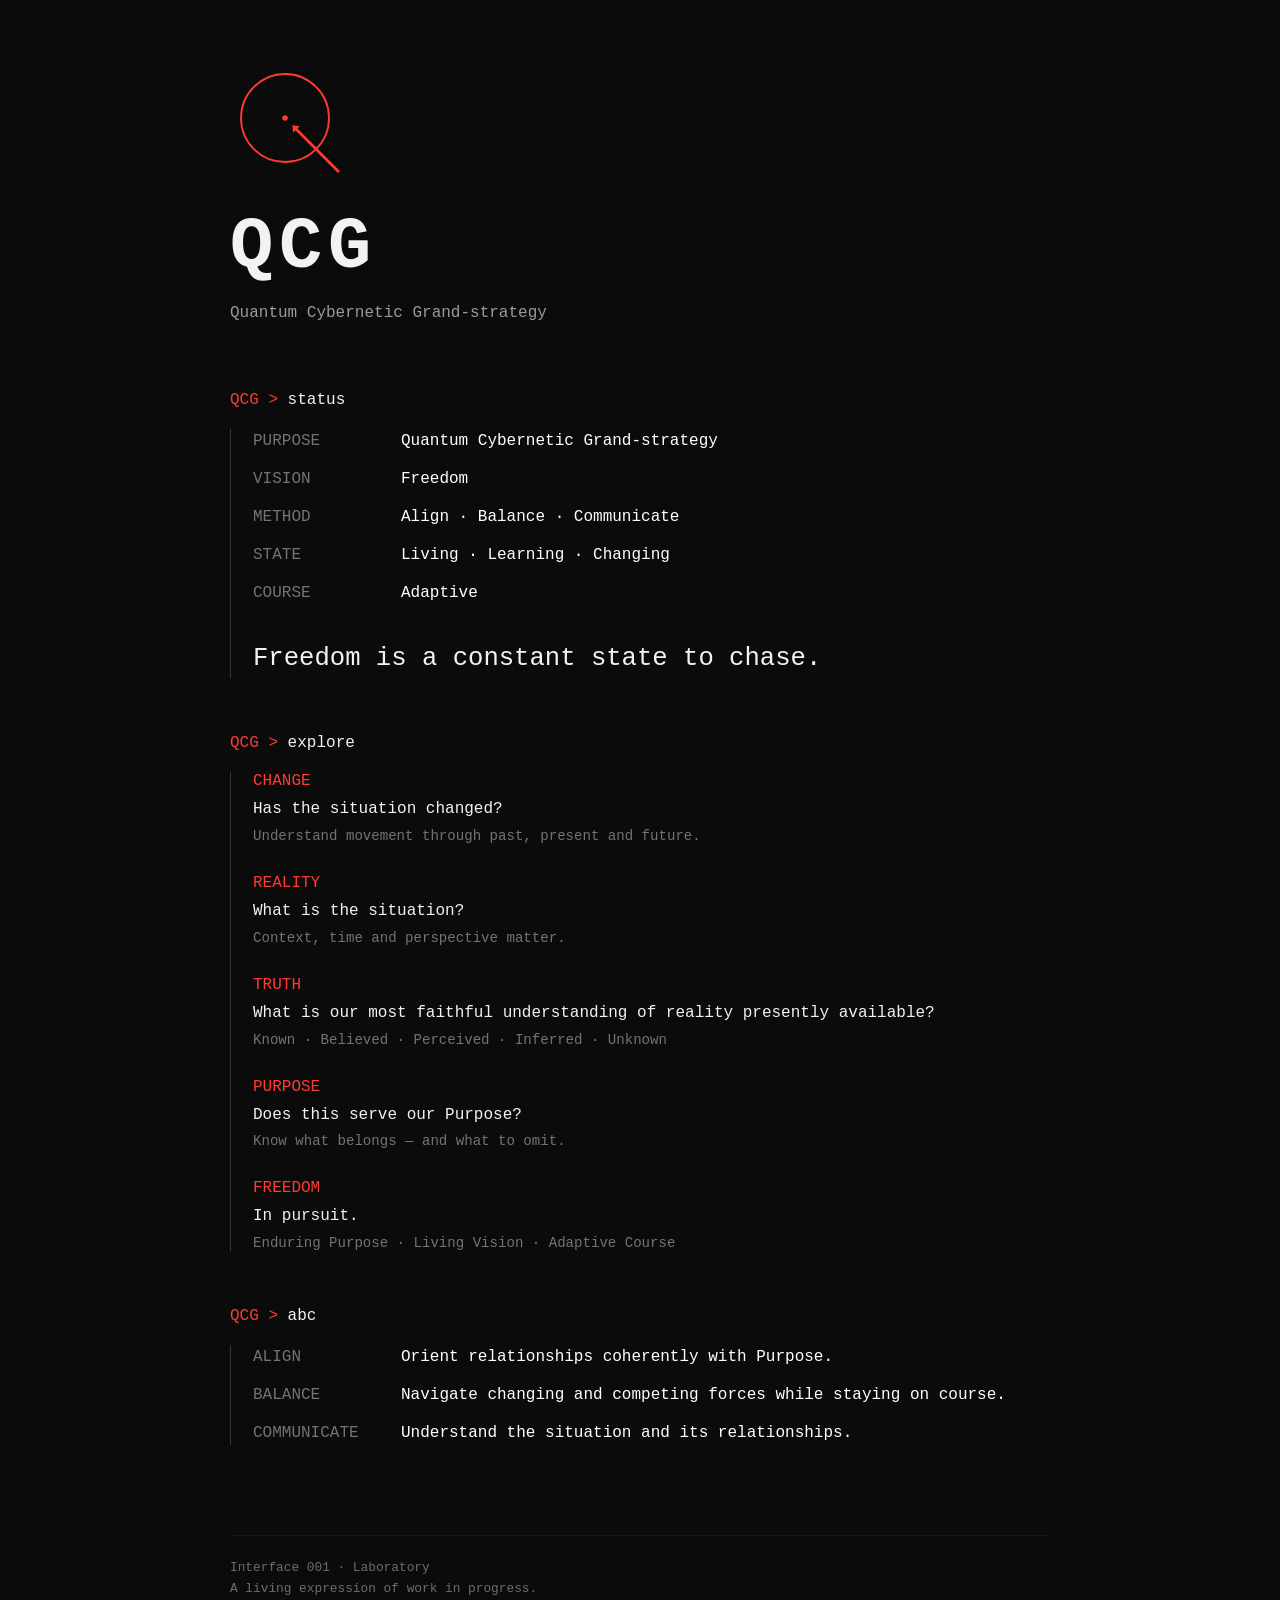
<file: index.html>
<!DOCTYPE html>
<html lang="en">
<head>
  <meta charset="UTF-8">
  <meta name="viewport" content="width=device-width, initial-scale=1.0">

  <title>QCG — Interface 001</title>

  <style>
    * {
      box-sizing: border-box;
    }

    html,
    body {
      margin: 0;
      min-height: 100%;
      background: #0b0b0b;
      color: #f2f2f2;
      font-family: Menlo, Monaco, Consolas, "Courier New", monospace;
    }

    body {
      display: flex;
      justify-content: center;
      padding: 7vh 24px;
    }

    main {
      width: min(820px, 100%);
    }

    header {
      margin-bottom: 64px;
    }

    .logo {
  width: 110px;
  height: 110px;
  margin-bottom: 34px;
}

.logo svg {
  width: 100%;
  height: 100%;
  overflow: visible;
}

.logo-circle {
  fill: none;
  stroke: #ff3b30;
  stroke-width: 2;
  transform-origin: 60px 60px;
  animation: boundary-breathe 6s ease-in-out infinite;
}

@keyframes boundary-breathe {
  0%, 100% {
    transform: scale(0.96);
    opacity: 0.65;
  }

  50% {
    transform: scale(1.06);
    opacity: 1;
  }
}

.logo-course {
  fill: none;
  stroke: #ff3b30;
  stroke-width: 3;
  stroke-linecap: round;
  opacity: 1;
  transform-origin: 60px 60px;
  animation: q-course 4s ease-in-out infinite;
}

@keyframes q-course {
  0% {
    transform: translate(0, 0);
  }

  50% {
    transform: translate(-12px, -12px);
  }

  100% {
    transform: translate(0, 0);
  }
}

.logo-centre {
  fill: #ff3b30;
  transform-origin: 60px 60px;
  animation: centre-breathe 4s ease-in-out infinite;
}

@keyframes centre-breathe {
  0%, 100% {
    transform: scale(1);
    opacity: 0.65;
  }

  50% {
    transform: scale(1.8);
    opacity: 1;
  }
}
.logo-arrow {
  fill: #ff3b30;
  transform-origin: 60px 60px;
  animation: q-course 4s ease-in-out infinite;
}

    .qcg {
      font-size: clamp(2rem, 7vw, 4.5rem);
      letter-spacing: 0.08em;
      margin: 0;
    }

    .name {
      margin-top: 12px;
      opacity: 0.62;
      line-height: 1.6;
    }

    .command {
      margin: 42px 0 20px;
      font-size: 1rem;
    }

    .prompt {
      color: #ff3b30;
    }

    section {
      border-left: 1px solid rgba(255,255,255,0.18);
      padding-left: 22px;
      margin-bottom: 56px;
    }

    .row {
      display: grid;
      grid-template-columns: 130px 1fr;
      gap: 18px;
      margin: 14px 0;
      line-height: 1.5;
    }

    .label {
      opacity: 0.45;
    }

    .value {
      color: #fff;
    }

    .statement {
      margin: 34px 0 0;
      font-size: clamp(1.15rem, 2.5vw, 1.6rem);
      line-height: 1.55;
    }

    .lexicon {
      display: grid;
      gap: 30px;
    }

    .term {
      cursor: default;
    }

    .term-name {
      color: #ff3b30;
      margin-bottom: 7px;
    }

    .term-question {
      line-height: 1.55;
    }

    .human {
      opacity: 0.45;
      margin-top: 6px;
      font-size: 0.88rem;
    }

    footer {
      margin-top: 90px;
      padding-top: 22px;
      border-top: 1px solid rgba(255,255,255,0.12);
      opacity: 0.42;
      font-size: 0.8rem;
      line-height: 1.6;
    }

    @media (max-width: 600px) {
      .row {
        grid-template-columns: 1fr;
        gap: 2px;
      }
    }
  </style>
</head>

<body>
  <main>

 <header>

  <div class="logo" aria-label="QCG">
    <svg viewBox="0 0 120 120">

      <circle
        class="logo-circle"
        cx="60"
        cy="60"
        r="48"
      />

 <line
  class="logo-course"
  x1="118"
  y1="118"
  x2="72"
        <line
        class="logo-course"
        x1="118"
        y1="118"
        x2="72"
        y2="72"
        style="stroke: #ff3b30; stroke-width: 3; animation: q-course 4s ease-in-out infinite;"
      />

      <polygon
        class="logo-arrow"
        points="68,68 76,69 69,76"
      />

      <circle
        class="logo-centre"
        cx="60"
        cy="60"
        r="3"
      />
    </svg>
  </div>

  <h1 class="qcg">QCG</h1>

  <div class="name">
    Quantum Cybernetic Grand-strategy
  </div>

</header>

    <div class="command">
      <span class="prompt">QCG &gt;</span> status
    </div>

    <section>
      <div class="row">
        <div class="label">PURPOSE</div>
        <div class="value">Quantum Cybernetic Grand-strategy</div>
      </div>

      <div class="row">
        <div class="label">VISION</div>
        <div class="value">Freedom</div>
      </div>

      <div class="row">
        <div class="label">METHOD</div>
        <div class="value">Align · Balance · Communicate</div>
      </div>

      <div class="row">
        <div class="label">STATE</div>
        <div class="value">Living · Learning · Changing</div>
      </div>

      <div class="row">
        <div class="label">COURSE</div>
        <div class="value">Adaptive</div>
      </div>

      <div class="statement">
        Freedom is a constant state to chase.
      </div>
    </section>

    <div class="command">
      <span class="prompt">QCG &gt;</span> explore
    </div>

    <section class="lexicon">

      <div class="term">
        <div class="term-name">CHANGE</div>
        <div class="term-question">Has the situation changed?</div>
        <div class="human">Understand movement through past, present and future.</div>
      </div>

      <div class="term">
        <div class="term-name">REALITY</div>
        <div class="term-question">What is the situation?</div>
        <div class="human">Context, time and perspective matter.</div>
      </div>

      <div class="term">
        <div class="term-name">TRUTH</div>
        <div class="term-question">
          What is our most faithful understanding of reality presently available?
        </div>
        <div class="human">Known · Believed · Perceived · Inferred · Unknown</div>
      </div>

      <div class="term">
        <div class="term-name">PURPOSE</div>
        <div class="term-question">Does this serve our Purpose?</div>
        <div class="human">Know what belongs — and what to omit.</div>
      </div>

      <div class="term">
        <div class="term-name">FREEDOM</div>
        <div class="term-question">In pursuit.</div>
        <div class="human">Enduring Purpose · Living Vision · Adaptive Course</div>
      </div>

    </section>

    <div class="command">
      <span class="prompt">QCG &gt;</span> abc
    </div>

    <section>
      <div class="row">
        <div class="label">ALIGN</div>
        <div class="value">Orient relationships coherently with Purpose.</div>
      </div>

      <div class="row">
        <div class="label">BALANCE</div>
        <div class="value">Navigate changing and competing forces while staying on course.</div>
      </div>

          <div class="row">
        <div class="label">COMMUNICATE</div>
        <div class="value">Understand the situation and its relationships.</div>
      </div>
    </section>

    <footer>
      Interface 001 · Laboratory<br>
      A living expression of work in progress.
    </footer>

  </main>
</body>
</html>
</file>
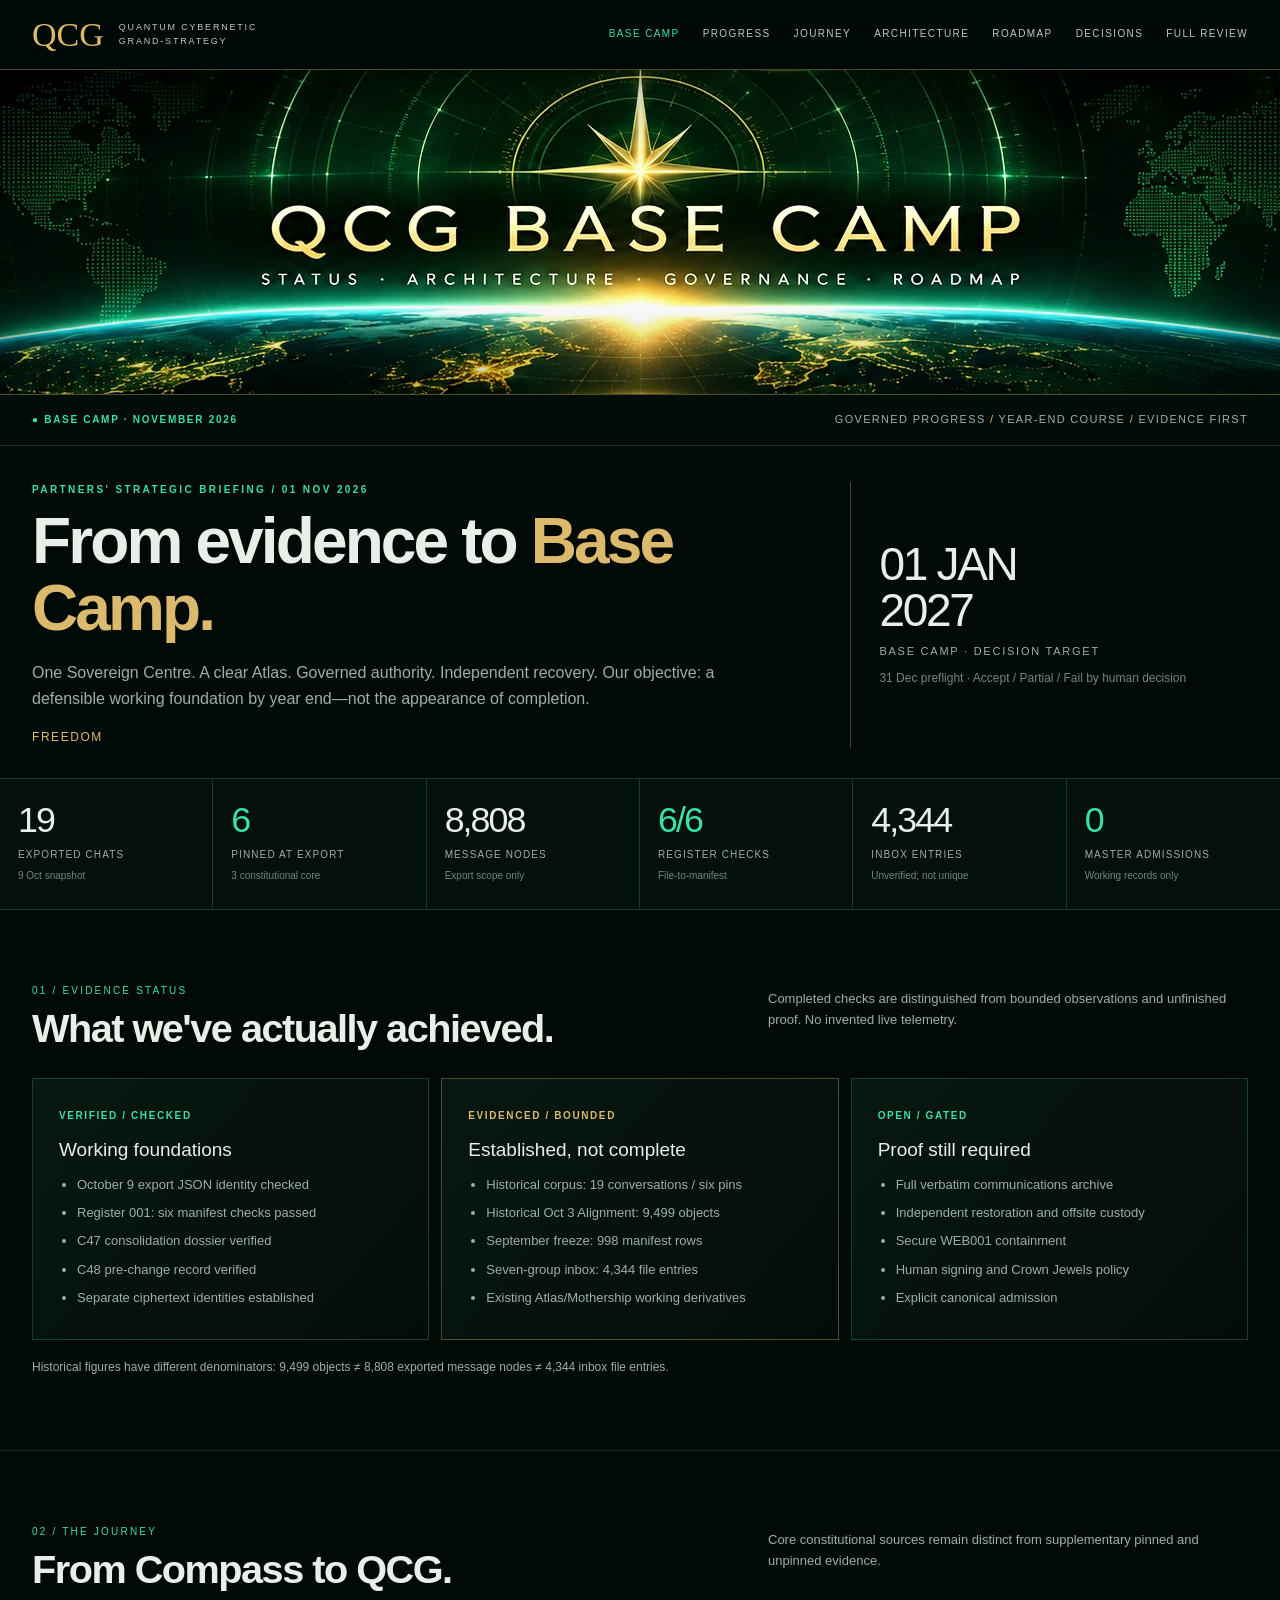
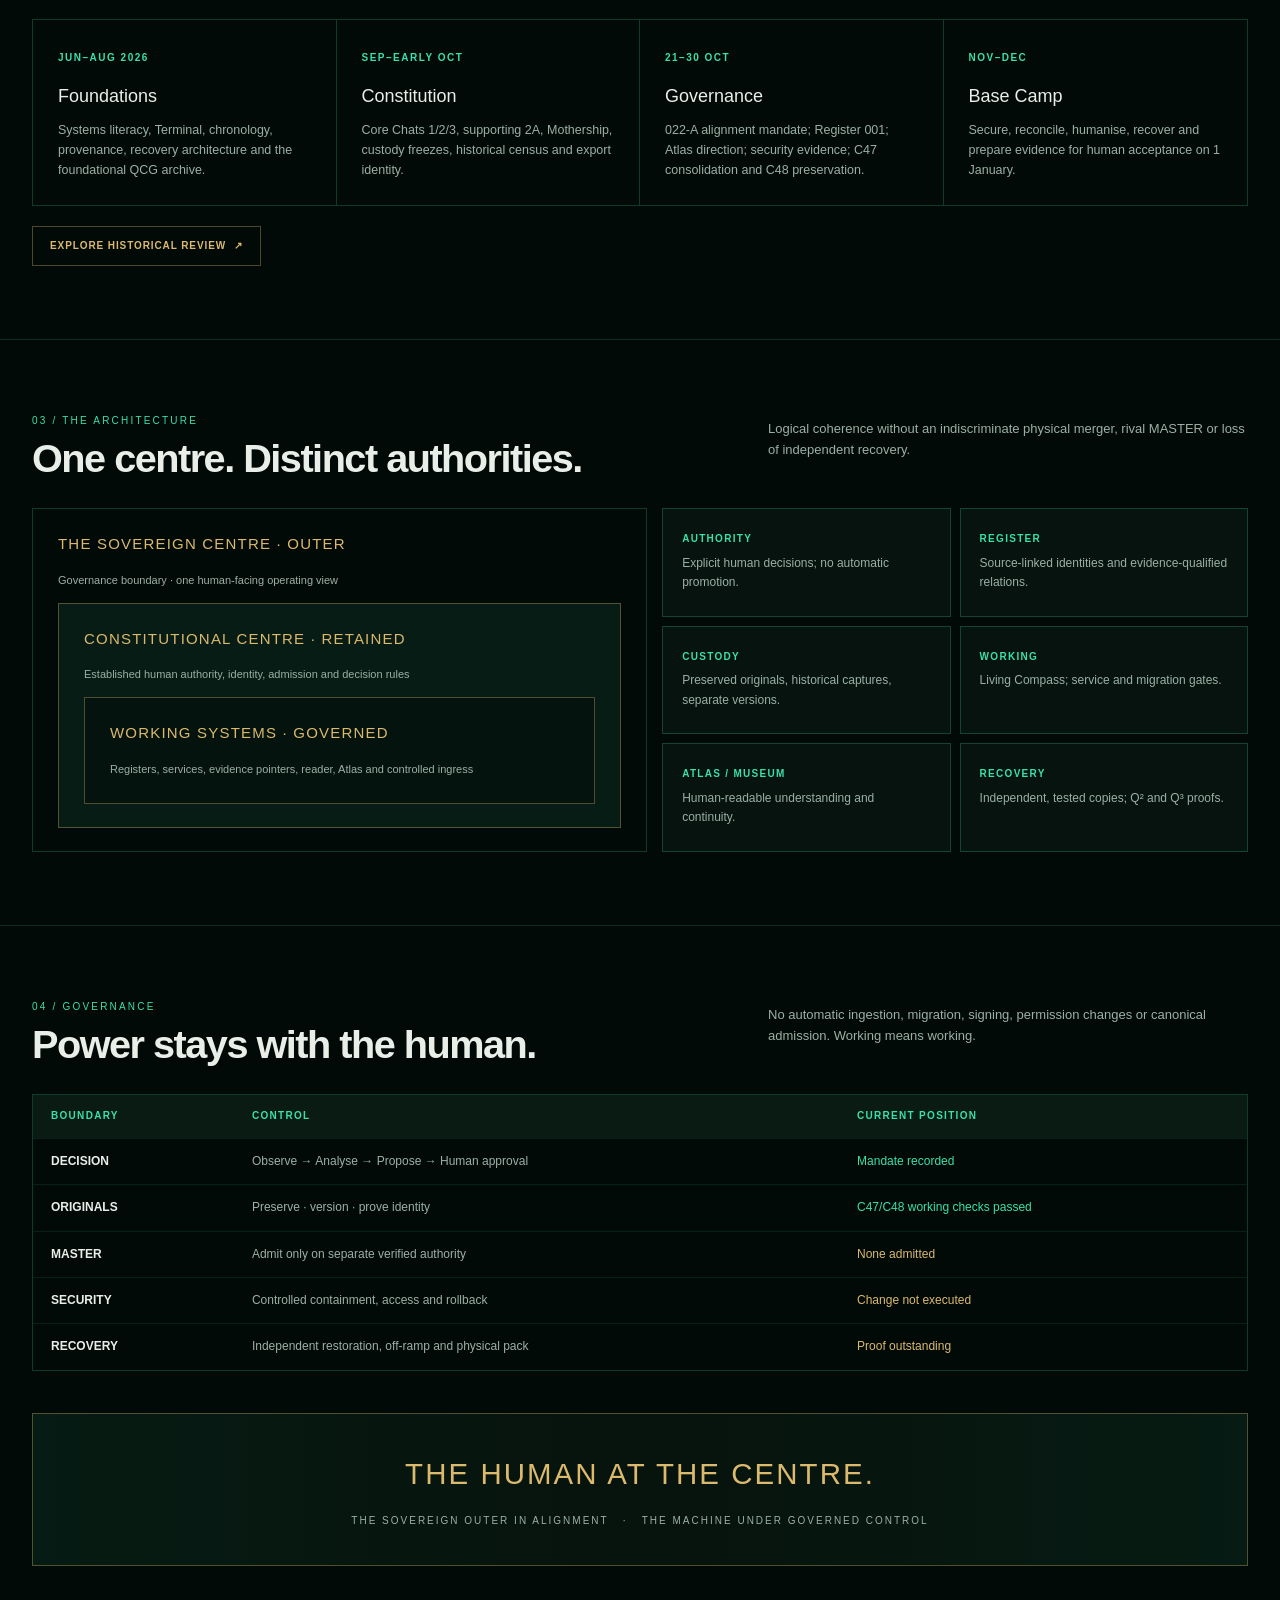
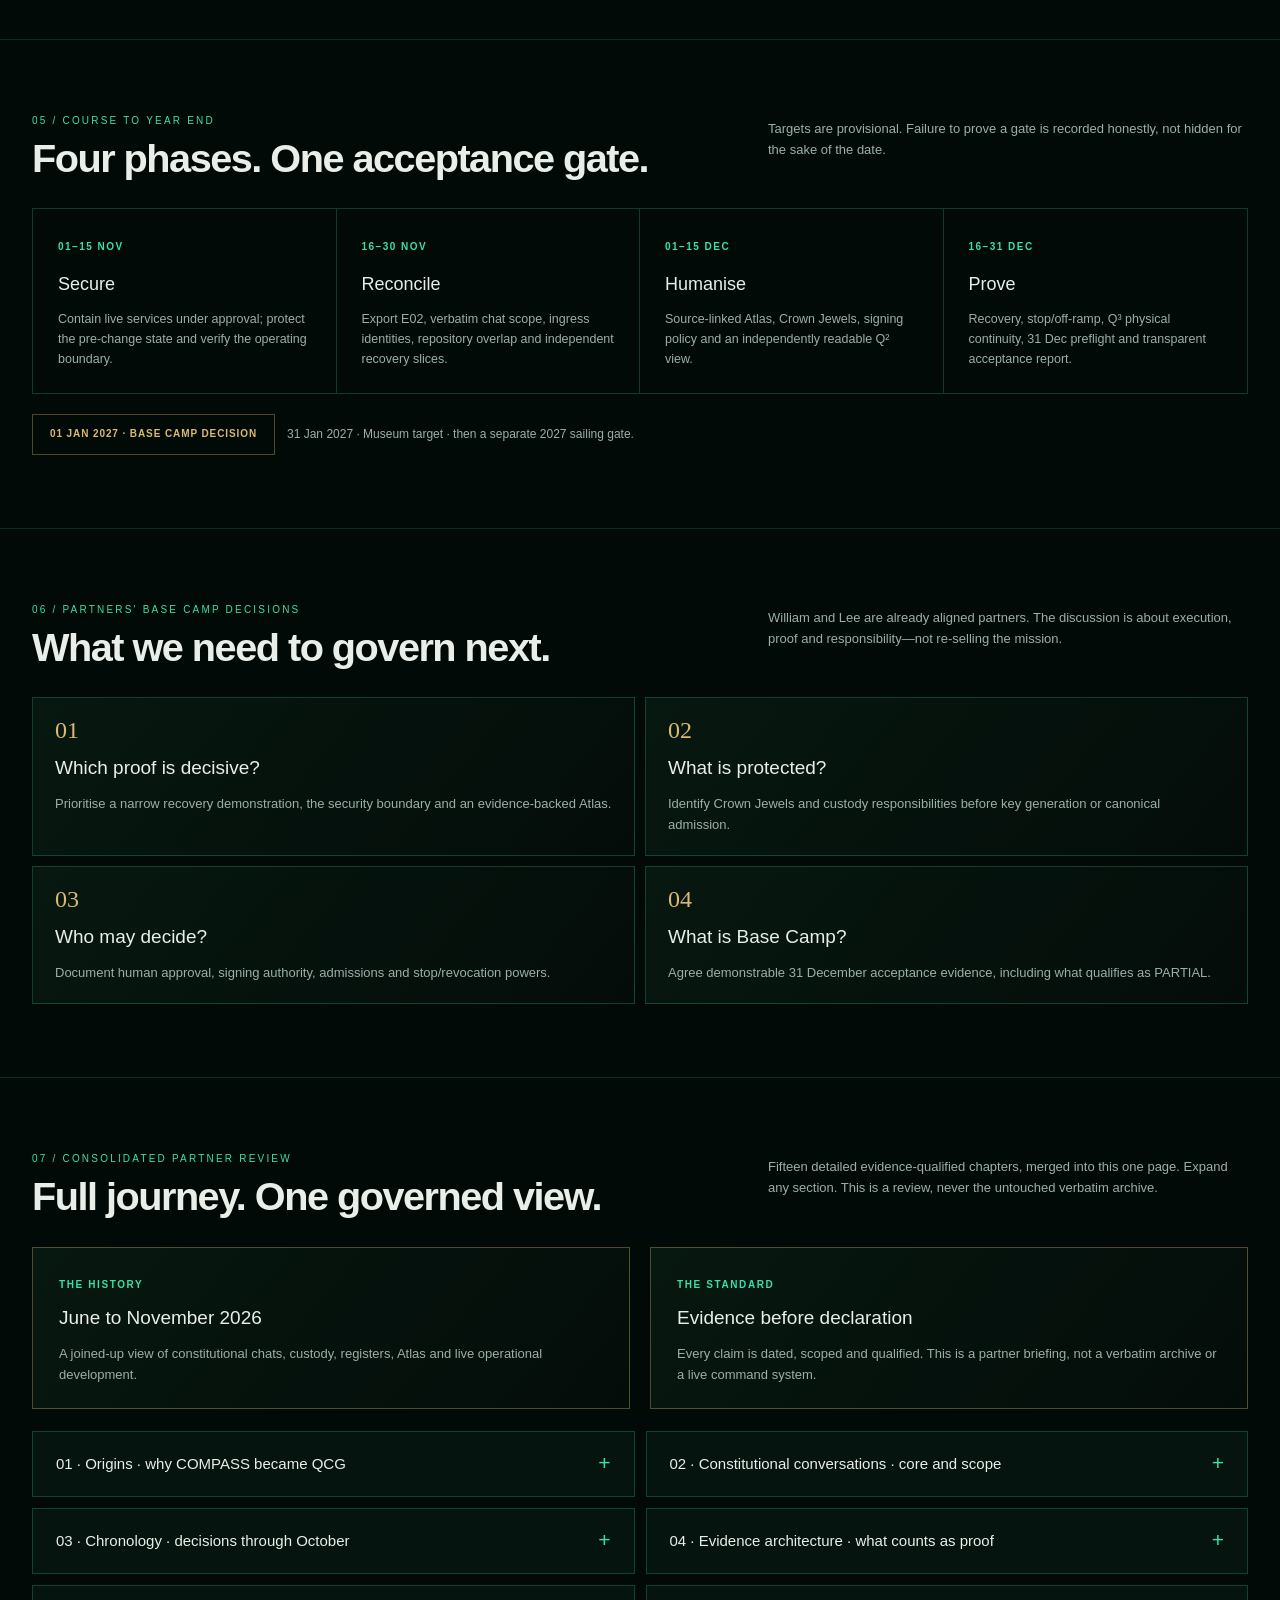
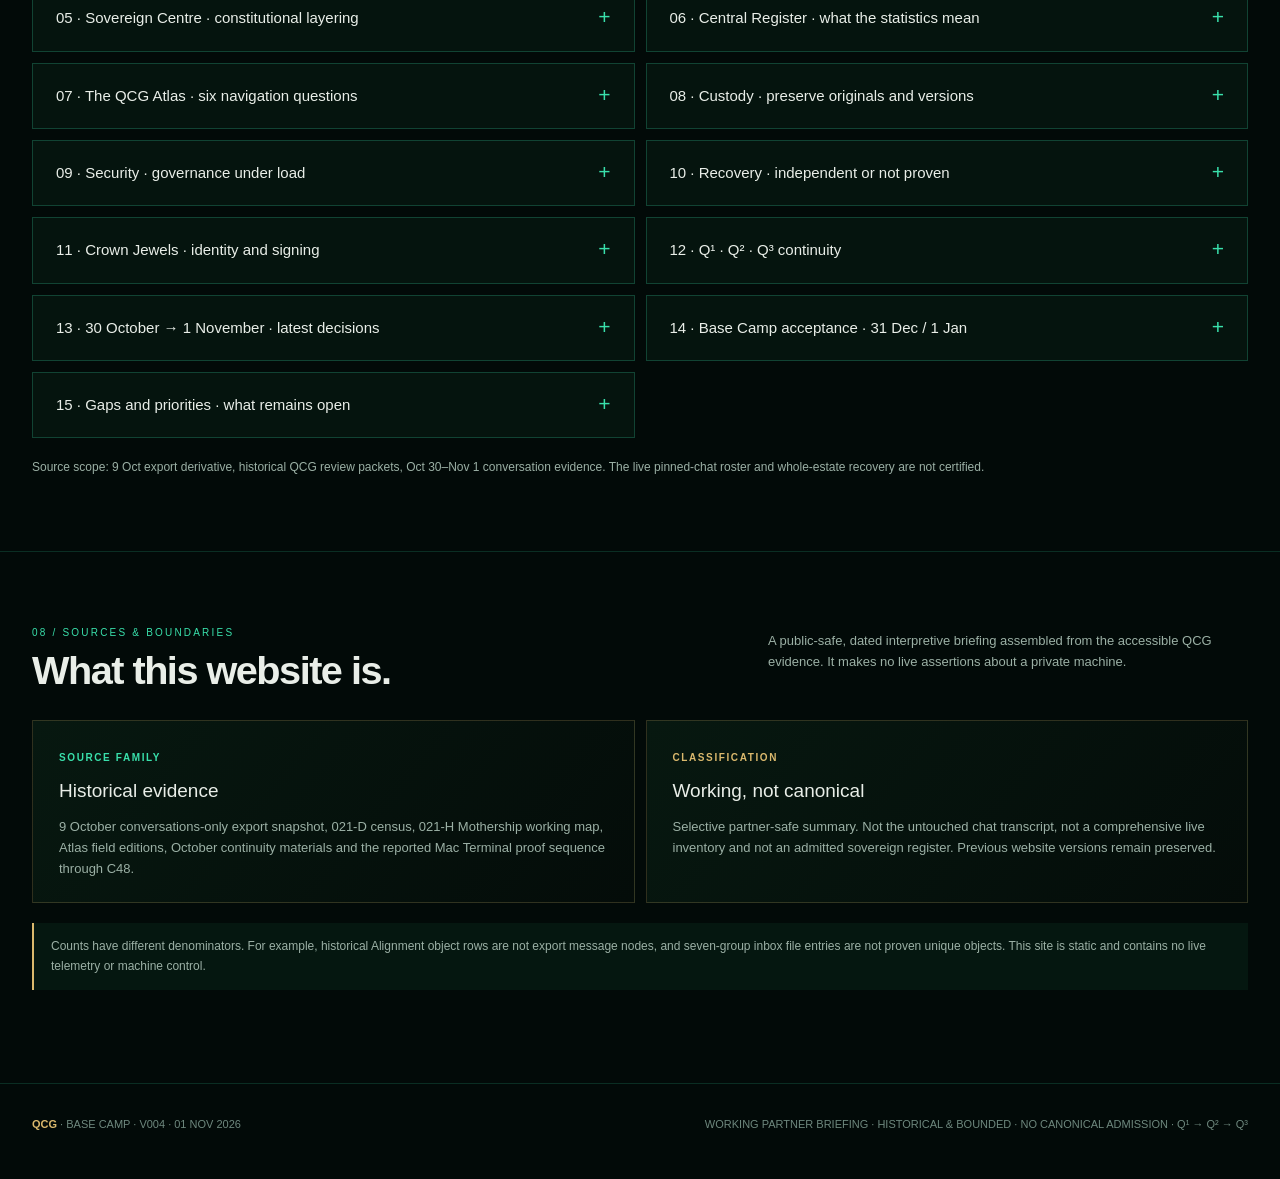
<file: base-camp-v004/index.html>
<!doctype html><html lang="en"><head><meta charset="utf-8"><meta name="viewport" content="width=device-width,initial-scale=1"><meta name="theme-color" content="#020a08"><title>QCG · Base Camp · Matrix V004 · Partners</title><meta name="description" content="QCG Base Camp V004 — evidence-grounded partners briefing, 1 November 2026."><link rel="stylesheet" href="assets/style.css"></head><body><header class="top"><div class="wrap topin"><a href="#basecamp" class="brand"><b>QCG</b><small>QUANTUM CYBERNETIC<br>GRAND-STRATEGY</small></a><button class="menu-toggle" aria-label="Toggle navigation" aria-expanded="false">MENU</button><nav class="nav" aria-label="Main navigation"><a href="#basecamp" class="active">Base Camp</a><a href="#progress">Progress</a><a href="#journey">Journey</a><a href="#architecture">Architecture</a><a href="#roadmap">Roadmap</a><a href="#decisions">Decisions</a><a href="#review">Full review</a></nav></div></header>
<main id="basecamp">
<div class="hero"><img src="assets/qcg-matrix-hero.webp" alt="QCG Base Camp cinematic dark green and gold world-map, compass and Earth horizon." width="1672" height="324" fetchpriority="high"></div>
<div class="hero-caption"><div class="wrap"><span class="signal">● BASE CAMP · NOVEMBER 2026</span><span class="sub">GOVERNED PROGRESS <span class="cut">/</span> YEAR-END COURSE <span class="cut">/</span> EVIDENCE FIRST</span></div></div>
<div class="brief"><div class="wrap brief-grid"><div><div class="kicker">PARTNERS' STRATEGIC BRIEFING / 01 NOV 2026</div><h1>From evidence to <em>Base Camp.</em></h1><p>One Sovereign Centre. A clear Atlas. Governed authority. Independent recovery. Our objective: a defensible working foundation by year end—not the appearance of completion.</p><div class="mark">FREEDOM</div></div><aside><strong>01 JAN<br>2027</strong><span>BASE CAMP · DECISION TARGET</span><small>31 Dec preflight · Accept / Partial / Fail by human decision</small></aside></div></div>
<div class="metrics" aria-label="Dated evidence metrics"><div class="metric"><strong>19</strong><span>Exported chats</span><small>9 Oct snapshot</small></div><div class="metric"><strong>6</strong><span>Pinned at export</span><small>3 constitutional core</small></div><div class="metric"><strong>8,808</strong><span>Message nodes</span><small>Export scope only</small></div><div class="metric"><strong>6/6</strong><span>Register checks</span><small>File-to-manifest</small></div><div class="metric"><strong>4,344</strong><span>Inbox entries</span><small>Unverified; not unique</small></div><div class="metric"><strong>0</strong><span>Master admissions</span><small>Working records only</small></div></div>
<section class="block" id="progress"><div class="wrap"><div class="sectionhead"><div><div class="sectionno">01 / EVIDENCE STATUS</div><h2>What we've actually achieved.</h2></div><p>Completed checks are distinguished from bounded observations and unfinished proof. No invented live telemetry.</p></div><div class="cols3"><article class="panel"><b>VERIFIED / CHECKED</b><h3>Working foundations</h3><ul><li>October 9 export JSON identity checked</li><li>Register 001: six manifest checks passed</li><li>C47 consolidation dossier verified</li><li>C48 pre-change record verified</li><li>Separate ciphertext identities established</li></ul></article><article class="panel gold"><b>EVIDENCED / BOUNDED</b><h3>Established, not complete</h3><ul><li>Historical corpus: 19 conversations / six pins</li><li>Historical Oct 3 Alignment: 9,499 objects</li><li>September freeze: 998 manifest rows</li><li>Seven-group inbox: 4,344 file entries</li><li>Existing Atlas/Mothership working derivatives</li></ul></article><article class="panel"><b>OPEN / GATED</b><h3>Proof still required</h3><ul><li>Full verbatim communications archive</li><li>Independent restoration and offsite custody</li><li>Secure WEB001 containment</li><li>Human signing and Crown Jewels policy</li><li>Explicit canonical admission</li></ul></article></div><div class="mini" style="margin-top:18px">Historical figures have different denominators: 9,499 objects ≠ 8,808 exported message nodes ≠ 4,344 inbox file entries.</div></div></section>
<section class="block" id="journey"><div class="wrap"><div class="sectionhead"><div><div class="sectionno">02 / THE JOURNEY</div><h2>From Compass to QCG.</h2></div><p>Core constitutional sources remain distinct from supplementary pinned and unpinned evidence.</p></div><div class="timeline"><article><time>JUN–AUG 2026</time><h3>Foundations</h3><p>Systems literacy, Terminal, chronology, provenance, recovery architecture and the foundational QCG archive.</p></article><article><time>SEP–EARLY OCT</time><h3>Constitution</h3><p>Core Chats 1/2/3, supporting 2A, Mothership, custody freezes, historical census and export identity.</p></article><article><time>21–30 OCT</time><h3>Governance</h3><p>022-A alignment mandate; Register 001; Atlas direction; security evidence; C47 consolidation and C48 preservation.</p></article><article><time>NOV–DEC</time><h3>Base Camp</h3><p>Secure, reconcile, humanise, recover and prepare evidence for human acceptance on 1 January.</p></article></div><div class="reviewfoot"><a class="action" href="#review">EXPLORE HISTORICAL REVIEW <span aria-hidden="true">↗</span></a></div></div></section>
<section class="block" id="architecture"><div class="wrap"><div class="sectionhead"><div><div class="sectionno">03 / THE ARCHITECTURE</div><h2>One centre. Distinct authorities.</h2></div><p>Logical coherence without an indiscriminate physical merger, rival MASTER or loss of independent recovery.</p></div><div class="atlas"><div class="layer"><h3>THE SOVEREIGN CENTRE · OUTER</h3><small>Governance boundary · one human-facing operating view</small><div class="layer"><h3>CONSTITUTIONAL CENTRE · RETAINED</h3><small>Established human authority, identity, admission and decision rules</small><div class="layer"><h3>WORKING SYSTEMS · GOVERNED</h3><small>Registers, services, evidence pointers, reader, Atlas and controlled ingress</small></div></div></div><div class="domainlist"><div class="domain"><b>AUTHORITY</b><p>Explicit human decisions; no automatic promotion.</p></div><div class="domain"><b>REGISTER</b><p>Source-linked identities and evidence-qualified relations.</p></div><div class="domain"><b>CUSTODY</b><p>Preserved originals, historical captures, separate versions.</p></div><div class="domain"><b>WORKING</b><p>Living Compass; service and migration gates.</p></div><div class="domain"><b>ATLAS / MUSEUM</b><p>Human-readable understanding and continuity.</p></div><div class="domain"><b>RECOVERY</b><p>Independent, tested copies; Q² and Q³ proofs.</p></div></div></div></div></section>
<section class="block" id="governance"><div class="wrap"><div class="sectionhead"><div><div class="sectionno">04 / GOVERNANCE</div><h2>Power stays with the human.</h2></div><p>No automatic ingestion, migration, signing, permission changes or canonical admission. Working means working.</p></div><div class="tablewrap"><table><thead><tr><th>Boundary</th><th>Control</th><th>Current position</th></tr></thead><tbody><tr><td><strong>DECISION</strong></td><td>Observe → Analyse → Propose → Human approval</td><td class="on">Mandate recorded</td></tr><tr><td><strong>ORIGINALS</strong></td><td>Preserve · version · prove identity</td><td class="on">C47/C48 working checks passed</td></tr><tr><td><strong>MASTER</strong></td><td>Admit only on separate verified authority</td><td class="open">None admitted</td></tr><tr><td><strong>SECURITY</strong></td><td>Controlled containment, access and rollback</td><td class="open">Change not executed</td></tr><tr><td><strong>RECOVERY</strong></td><td>Independent restoration, off-ramp and physical pack</td><td class="open">Proof outstanding</td></tr></tbody></table></div><div class="statement"><strong>THE HUMAN AT THE CENTRE.</strong><span>THE SOVEREIGN OUTER IN ALIGNMENT &nbsp; · &nbsp; THE MACHINE UNDER GOVERNED CONTROL</span></div></div></section>
<section class="block" id="roadmap"><div class="wrap"><div class="sectionhead"><div><div class="sectionno">05 / COURSE TO YEAR END</div><h2>Four phases. One acceptance gate.</h2></div><p>Targets are provisional. Failure to prove a gate is recorded honestly, not hidden for the sake of the date.</p></div><div class="timeline"><article><time>01–15 NOV</time><h3>Secure</h3><p>Contain live services under approval; protect the pre-change state and verify the operating boundary.</p></article><article><time>16–30 NOV</time><h3>Reconcile</h3><p>Export E02, verbatim chat scope, ingress identities, repository overlap and independent recovery slices.</p></article><article><time>01–15 DEC</time><h3>Humanise</h3><p>Source-linked Atlas, Crown Jewels, signing policy and an independently readable Q² view.</p></article><article><time>16–31 DEC</time><h3>Prove</h3><p>Recovery, stop/off-ramp, Q³ physical continuity, 31 Dec preflight and transparent acceptance report.</p></article></div><div class="reviewfoot"><div class="action">01 JAN 2027 · BASE CAMP DECISION</div><div class="mini">31 Jan 2027 · Museum target · then a separate 2027 sailing gate.</div></div></div></section>
<section class="block" id="decisions"><div class="wrap"><div class="sectionhead"><div><div class="sectionno">06 / PARTNERS' BASE CAMP DECISIONS</div><h2>What we need to govern next.</h2></div><p>William and Lee are already aligned partners. The discussion is about execution, proof and responsibility—not re-selling the mission.</p></div><div class="partner-asks"><article class="panel"><span class="num">01</span><h3>Which proof is decisive?</h3><p>Prioritise a narrow recovery demonstration, the security boundary and an evidence-backed Atlas.</p></article><article class="panel"><span class="num">02</span><h3>What is protected?</h3><p>Identify Crown Jewels and custody responsibilities before key generation or canonical admission.</p></article><article class="panel"><span class="num">03</span><h3>Who may decide?</h3><p>Document human approval, signing authority, admissions and stop/revocation powers.</p></article><article class="panel"><span class="num">04</span><h3>What is Base Camp?</h3><p>Agree demonstrable 31 December acceptance evidence, including what qualifies as PARTIAL.</p></article></div></div></section><section class="block" id="review"><div class="wrap"><div class="sectionhead"><div><div class="sectionno">07 / CONSOLIDATED PARTNER REVIEW</div><h2>Full journey. One governed view.</h2></div><p>Fifteen detailed evidence-qualified chapters, merged into this one page. Expand any section. This is a review, never the untouched verbatim archive.</p></div><div class="chapterintro"><article class="panel"><b>THE HISTORY</b><h3>June to November 2026</h3><p>A joined-up view of constitutional chats, custody, registers, Atlas and live operational development.</p></article><article class="panel"><b>THE STANDARD</b><h3>Evidence before declaration</h3><p>Every claim is dated, scoped and qualified. This is a partner briefing, not a verbatim archive or a live command system.</p></article></div><div class="reviewcards"><details><summary>01 · Origins · why COMPASS became QCG</summary><div class="inner"><p>The journey began in June 2026 with learning the computer and operating system from first principles—Terminal, chronology, human–machine interaction and control over local tools. It widened into Project COMPASS, then the QCG architecture: systems thinking, cybernetics and strategic independence grounded in practical evidence.</p><p>Existing Macs, cloud providers, AI services and applications can be used deliberately while clear off-ramps and recovery are developed. Sovereignty is not the claim that all third parties have already disappeared.</p><h4>Distinct strategic destination</h4><p>A governed Base Camp first; a human-readable Museum next; then longer-term independent infrastructure and systems engineering.</p></div></details><details><summary>02 · Constitutional conversations · core and scope</summary><div class="inner"><p>The historical <strong>9 October export snapshot</strong> records <strong>19 conversations</strong>, including <strong>six then-pinned</strong>. The three constitutionally designated core conversations remain:</p><ul><li><strong>1 · COMPASS — ChatGPT Export Watch:</strong> archive continuity, chronology and provenance.</li><li><strong>2 · Continue COMPASS Project:</strong> sovereign archive, working website and Museum development.</li><li><strong>3 · Continue Centre Census:</strong> constitutional Mothership, custody, Alignment and Sovereign State work.</li></ul><p><strong>2A</strong> remains complementary pinned evidence, not automatically a fourth constitutional core. Two historical automation threads also existed among the six pins. The substantial <strong>unpinned QCG Archive</strong> contains foundational June–August work and is included in the evidence review.</p><p class="micro">Historical snapshot only. The live pinned roster and later chat completeness have not been independently certified.</p></div></details><details><summary>03 · Chronology · decisions through October</summary><div class="inner"><ul><li><strong>June–August:</strong> computing foundations, Terminal, time provenance, self-operated network aspirations and earliest archived work.</li><li><strong>September:</strong> continuity of core chats, working Mothership and Museum direction, encrypted-custody experiments and pre-milestone freeze.</li><li><strong>3 October:</strong> a scoped historical Alignment census; 9,499 object rows and 25,525 time assertions.</li><li><strong>9–13 October:</strong> a historical export and conversations-only derivative enabled a measured conversation review.</li><li><strong>21 October:</strong> provisional Alignment Contract 022-A and Sovereign Central Register 001 working implementation.</li><li><strong>23–30 October:</strong> Mothership and Atlas partner derivatives, security and custody observations, inbox consolidation, register checks.</li><li><strong>30 October:</strong> C47 working Consolidation Dossier and C48 WEB001 pre-change evidence created and verified.</li><li><strong>1 November:</strong> Base Camp partner website revisions; no canonical MASTER admission.</li></ul><p class="micro">The stages are a narrative chronology, not a verbatim transcript or an exhaustive event ledger.</p></div></details><details><summary>04 · Evidence architecture · what counts as proof</summary><div class="inner"><p>QCG maintains a strict distinction between <strong>original communication evidence</strong>, <strong>interpretive summaries</strong> and <strong>canonical admission</strong>. A clean website, screenshot or report cannot silently become original evidence or an authoritative record.</p><p>Working artefacts are versioned and checked against manifests. Provenance, timestamp, source, observation versus assertion, uncertainty and decision authority are treated as first-class fields. The operational discipline is <strong>one action → one proof → next action</strong>.</p><p><strong>Current limitation:</strong> complete post-export verbatim preservation and some capture/export mismatches remain unresolved.</p></div></details><details><summary>05 · Sovereign Centre · constitutional layering</summary><div class="inner"><p>The <strong>Sovereign Centre</strong> is the outer architectural boundary around the established <strong>Constitutional Centre</strong>. It should make the system coherent to a human, without moving every object into one folder or creating competing masters.</p><p>Its governed functions are <strong>authority, register, working, custody, ingress, Atlas/Museum, operations and recovery</strong>. Originals remain separately preserved; evidence and working derivatives retain distinct statuses. Active services stay in place until dependencies and rollback are proven.</p><p><strong>Current state:</strong> a proposed coherent view and verified working records exist; whole-estate migration and admission have not been authorised.</p></div></details><details><summary>06 · Central Register · what the statistics mean</summary><div class="inner"><p>Register 001 is a versioned, <strong>WORKING · UNADMITTED</strong> reference index. Six files matched their recorded SHA-256 manifest in repeat checks. It references <strong>34</strong> hashed evidence entries, <strong>eight</strong> ingress custody events, <strong>six</strong> claimed identities not independently rehashed and <strong>eight</strong> limited-evidence relationship assertions.</p><p>It also references—not migrates—the frozen 3 October <strong>9,499</strong> object rows and <strong>seven</strong> relationship rows. These figures represent different scopes, and are not a live estate total.</p><p><strong>MASTER:</strong> none admitted. Ownership, recovery and causal relationships remain to be proved.</p></div></details><details><summary>07 · The QCG Atlas · six navigation questions</summary><div class="inner"><p>The Atlas is the human-readable map connecting records, provenance, relationships, uncertainty and authority, online and offline.</p><ol><li>What do we have?</li><li>What do we know?</li><li>What is true now?</li><li>Has it changed?</li><li>Are we protected?</li><li>Where are we going?</li></ol><p>The Atlas should allow someone unfamiliar with the system to find an original and understand the evidence behind a decision. A working Atlas concept and experimental readers exist; a fully accepted Atlas does not yet exist.</p></div></details><details><summary>08 · Custody · preserve originals and versions</summary><div class="inner"><p>Historical freezes, conversation captures, source-labelled imports, encrypted archive candidates and manifests establish a growing custody practice. Recent consolidation measured <strong>4,344</strong> regular-file entries in a seven-group ingress collection; that count is neither a unique-content total nor evidence of canonical admission.</p><p>Two historical encrypted archive files with matching filenames and sizes produced different SHA-256 ciphertext fingerprints. They are preserved as distinct objects pending recovery and underlying-content verification.</p><p><strong>Rule:</strong> preserve previous versions and error history. No destructive deduplication by name or size.</p></div></details><details><summary>09 · Security · governance under load</summary><div class="inner"><p>Two live demonstration services and their networking behaviour were investigated. A <strong>Mac-only interim security boundary</strong> was selected, and a versioned pre-change working record passed independent structure, permission, JSON and manifest checks.</p><p><strong>Critical distinction:</strong> a preservation record is not successful containment. Service hardening, access controls and rollback remain gated and subject to a separate approval. No hidden execution or automatic changes.</p><p>Detailed network identifiers and local paths are intentionally omitted from this partner-facing account.</p></div></details><details><summary>10 · Recovery · independent or not proven</summary><div class="inner"><p>Backup candidates, local copies, Time Machine snapshots and encrypted custody artefacts have been observed; a limited independent one-file recovery receipt exists. But <strong>complete independently tested restoration</strong>, remote custody and key recovery remain unproven.</p><p>Base Camp needs bounded, repeatable recovery demonstrations; a real off-ramp; emergency stop and revocation provisions; and explicitly recorded failures. One physical directory is not a sovereign backup architecture.</p></div></details><details><summary>11 · Crown Jewels · identity and signing</summary><div class="inner"><p>The actual Crown Jewels—irreplaceable evidence, knowledge, relationships and control points—must be identified by evidence, not intuition. Ownership, custody, relationship strength, signing authority and permission boundaries are still unresolved in important areas.</p><p>Design the human signing and admission authority <strong>before</strong> generating authoritative keys or granting machine action. Geolocation, where useful, remains optional, permissioned, timestamped, provenance-backed and privacy-controlled.</p></div></details><details><summary>12 · Q¹ · Q² · Q³ continuity</summary><div class="inner"><p><strong>Q¹ Connected:</strong> controlled conventional operation with explicit dependencies. <strong>Q² Offline digital:</strong> locally usable and independently recoverable information without internet. <strong>Q³ Physical:</strong> essential instructions, governance, maps and records remain intelligible without a computer or power.</p><p>The QCG Museum is intended to preserve the original human-readable trail and its proven relationships. End-of-January Museum acceptance remains a target, not an achieved state.</p></div></details><details><summary>13 · 30 October → 1 November · latest decisions</summary><div class="inner"><p><strong>C30–C37:</strong> outer/nested Compass relationship examined; matching HEAD commits and a bounded content comparison established; storage and historical encrypted archive identities recorded.</p><p><strong>C38–C46:</strong> WEB001 source, active network listeners and conditional TLS inspected; existing custody layout and Register 001 authority/status read.</p><p><strong>C47:</strong> new Consolidation Dossier created as a working-only derivative and its structure/hash verified; Register 001 manifest checks passed.</p><p><strong>C48:</strong> Mac-only security intention selected; no service cutover authorised. Pre-change evidence captured and its four-file structure and manifest verified. Restoration remains unproven.</p><p><strong>1 November:</strong> William and Lee already aligned as partners. Partner briefing and website progressed through preserved versions; V004 unifies the public-safe narrative.</p></div></details><details><summary>14 · Base Camp acceptance · 31 Dec / 1 Jan</summary><div class="inner"><p><strong>November:</strong> secure and stabilise services; reconcile export E02, communication evidence, repository overlap and source identities; independently test recovery of a clearly scoped critical slice.</p><p><strong>December:</strong> humanise the Atlas; define Crown Jewels and signing boundaries; demonstrate Q² and Q³ paths; test pause/off-ramp; conduct a transparent 31 December preflight.</p><p><strong>1 January 2027:</strong> human judgment of <strong>PASS / PARTIAL / FAIL</strong> on evidenced gates, never automatic completion. <strong>31 January:</strong> Museum ambition, gated independently. Then broader sovereign capability development.</p></div></details><details><summary>15 · Gaps and priorities · what remains open</summary><div class="inner"><ul><li>WEB001 controlled containment, certificate/access and rollback evidence.</li><li>Export integrity investigation E02; current live corpus and complete verbatim capture.</li><li>Independent restoration and cloud/offsite custody, including key control.</li><li>Register provenance, source identity and original/copy direction at greater scale.</li><li>Actual Crown Jewels, ownership and human signing authority.</li><li>Atlas navigation with provenance and physical continuity tests.</li><li>Publishing proof and versioned website custody under the existing QCG host.</li></ul><p>Unknowns remain visible. No gate closes because of a deadline or an attractive diagram.</p></div></details></div><div class="reviewfoot"><div class="mini">Source scope: 9 Oct export derivative, historical QCG review packets, Oct 30–Nov 1 conversation evidence. The live pinned-chat roster and whole-estate recovery are not certified.</div></div></div></section>
<section class="block" id="sources"><div class="wrap"><div class="sectionhead"><div><div class="sectionno">08 / SOURCES &amp; BOUNDARIES</div><h2>What this website is.</h2></div><p>A public-safe, dated interpretive briefing assembled from the accessible QCG evidence. It makes no live assertions about a private machine.</p></div><div class="evidence"><article class="panel"><b>SOURCE FAMILY</b><h3>Historical evidence</h3><p>9 October conversations-only export snapshot, 021-D census, 021-H Mothership working map, Atlas field editions, October continuity materials and the reported Mac Terminal proof sequence through C48.</p></article><article class="panel gold"><b>CLASSIFICATION</b><h3>Working, not canonical</h3><p>Selective partner-safe summary. Not the untouched chat transcript, not a comprehensive live inventory and not an admitted sovereign register. Previous website versions remain preserved.</p></article></div><div class="note">Counts have different denominators. For example, historical Alignment object rows are not export message nodes, and seven-group inbox file entries are not proven unique objects. This site is static and contains no live telemetry or machine control.</div></div></section></main><footer><div class="wrap"><div><b>QCG</b> · BASE CAMP · V004 · 01 NOV 2026</div><span>WORKING PARTNER BRIEFING · HISTORICAL &amp; BOUNDED · NO CANONICAL ADMISSION · Q¹ → Q² → Q³</span></div></footer><script src="assets/site.js"></script></body></html>
</file>
<file: base-camp-v004/assets/style.css>
:root{--bg:#020a08;--panel:#06140f;--panel2:#081b14;--fg:#e9eee8;--dim:#9bb0a5;--quiet:#6e887e;--mint:#39e0ab;--mint2:#179c72;--gold:#dbb96d;--line:rgba(57,224,171,.23);--goldline:rgba(219,185,109,.35)}
*{box-sizing:border-box}html{scroll-behavior:smooth;scroll-padding-top:80px}body{margin:0;background:var(--bg);color:var(--fg);font:15px/1.62 -apple-system,BlinkMacSystemFont,"Segoe UI",Arial,sans-serif;-webkit-font-smoothing:antialiased}
a{color:inherit;text-decoration:none}a:focus-visible,button:focus-visible,summary:focus-visible{outline:2px solid var(--mint);outline-offset:3px}::selection{background:#45eac2;color:#02130e}
body:before{content:"";position:fixed;inset:0;pointer-events:none;z-index:-1;background:linear-gradient(90deg,transparent 97%,rgba(33,181,127,.025) 98%),linear-gradient(0deg,transparent 97%,rgba(33,181,127,.025) 98%);background-size:64px 64px}
.wrap{width:min(1320px,calc(100% - 64px));margin-inline:auto}.top{position:sticky;top:0;z-index:20;background:rgba(2,10,8,.96);border-bottom:1px solid var(--goldline);backdrop-filter:blur(12px)}.topin{height:69px;display:flex;align-items:center;justify-content:space-between;gap:26px}.brand{display:flex;gap:15px;align-items:center;white-space:nowrap}.brand b{font:500 34px Georgia,serif;color:var(--gold);line-height:1}.brand small{display:block;font-size:9px;line-height:1.45;letter-spacing:.2em;color:#c0cabe}.nav{display:flex;gap:23px;align-items:center;white-space:nowrap;flex-wrap:wrap}.nav a{font-size:10px;color:#b8ccc0;letter-spacing:.14em;text-transform:uppercase}.nav a:hover,.nav a.active{color:var(--mint)}.menu-toggle{display:none;border:1px solid var(--line);border-radius:0;background:#081812;color:var(--fg);padding:8px 12px}
.hero{position:relative;background:#00120c;border-bottom:1px solid var(--goldline);overflow:hidden}.hero img{display:block;width:100%;max-height:440px;min-height:230px;object-fit:cover;object-position:center center}.hero:after{content:"";position:absolute;inset:0;pointer-events:none;box-shadow:inset 0 0 110px rgba(0,0,0,.55)}.hero-caption{border-bottom:1px solid var(--line);background:#020d09}.hero-caption .wrap{display:flex;align-items:center;justify-content:space-between;gap:20px;padding-block:16px}.signal{color:var(--mint);font-size:10px;font-weight:650;letter-spacing:.17em;text-transform:uppercase}.sub{font-size:11px;letter-spacing:.12em;text-transform:uppercase;color:var(--dim)}.cut{color:var(--gold)}
h1,h2,h3,p{margin-top:0}.brief{padding:48px 0 34px;border-bottom:1px solid var(--line)}.brief-grid{display:grid;grid-template-columns:1.3fr .7fr;gap:80px}.kicker{font-size:10px;font-weight:700;color:var(--mint);letter-spacing:.24em;text-transform:uppercase}.brief h1{font-size:clamp(38px,5vw,67px);font-weight:550;letter-spacing:-.045em;line-height:1.05;margin:10px 0 18px}.brief h1 em{font-style:normal;color:var(--gold)}.brief p{color:var(--dim);font-size:16px;max-width:760px}.mark{font-size:12px;letter-spacing:.13em;color:var(--gold)}.brief aside{border-left:1px solid var(--goldline);padding-left:28px;display:flex;flex-direction:column;justify-content:center}.brief aside strong{font-size:46px;line-height:1;font-weight:450;color:var(--fg);letter-spacing:-.05em}.brief aside span{font-size:11px;text-transform:uppercase;letter-spacing:.16em;color:var(--dim);margin-top:10px}.brief aside small{font-size:12px;color:var(--quiet);margin-top:9px}
.metrics{display:grid;grid-template-columns:repeat(6,1fr);border-bottom:1px solid var(--line);background:#03100b}.metric{min-width:0;padding:24px 18px 25px;border-right:1px solid var(--line)}.metric:last-child{border-right:0}.metric strong{display:block;font-weight:500;font-size:clamp(26px,2.8vw,40px);line-height:1;letter-spacing:-.055em;color:var(--fg)}.metric:nth-child(2n) strong{color:var(--mint)}.metric span{display:block;color:var(--dim);font-size:10px;letter-spacing:.11em;text-transform:uppercase;margin-top:9px}.metric small{display:block;color:var(--quiet);font-size:10px;margin-top:4px}
section.block{padding:73px 0;border-bottom:1px solid rgba(57,224,171,.17)}.sectionhead{display:flex;align-items:start;justify-content:space-between;gap:40px;margin-bottom:27px}.sectionhead h2{font-size:clamp(28px,3.1vw,43px);font-weight:550;letter-spacing:-.038em;line-height:1.14;margin:7px 0 0}.sectionhead p{max-width:480px;font-size:13px;color:var(--dim);margin:5px 0 0}.sectionno{font-size:10px;color:var(--mint);letter-spacing:.22em;text-transform:uppercase}.cols3{display:grid;grid-template-columns:repeat(3,minmax(0,1fr));gap:12px}.panel{background:linear-gradient(130deg,#071810,#040c09);border:1px solid var(--line);padding:23px 26px;min-width:0}.panel b{color:var(--mint);font-size:10px;text-transform:uppercase;letter-spacing:.16em}.panel h3{font-size:19px;font-weight:540;line-height:1.2;margin:12px 0 13px}.panel p{font-size:13px;color:var(--dim);margin:0}.panel ul{padding-left:18px;color:var(--dim);margin:8px 0;font-size:13px}.panel li{margin:7px 0}.panel.gold{border-color:var(--goldline)}.panel.gold b{color:var(--gold)}
.timeline{display:grid;grid-template-columns:repeat(4,minmax(0,1fr));gap:0;border:1px solid var(--line)}.timeline article{padding:24px 25px;border-right:1px solid var(--line)}.timeline article:last-child{border-right:0}.timeline time{font-size:10px;letter-spacing:.15em;color:var(--mint);font-weight:650}.timeline h3{font-size:18px;margin:13px 0 9px;font-weight:540}.timeline p{font-size:12.5px;color:var(--dim);margin:0}.atlas{display:grid;grid-template-columns:1.05fr 1fr;gap:15px}.layer{border:1px solid var(--line);padding:23px 25px}.layer h3{margin:0 0 10px;color:var(--gold);font-size:15px;letter-spacing:.08em;font-weight:540}.layer .layer{margin-top:12px;background:#071c14;border-color:var(--goldline)}.layer .layer .layer{background:#05130e}.layer small{font-size:11px;color:var(--dim)}.domainlist{display:grid;grid-template-columns:repeat(2,1fr);gap:9px}.domain{border:1px solid var(--line);padding:16px 19px;background:#06130e}.domain b{font-size:10px;color:var(--mint);letter-spacing:.13em}.domain p{font-size:12px;color:var(--dim);margin:4px 0 0}
.tablewrap{overflow-x:auto;border:1px solid var(--line)}table{border-collapse:collapse;width:100%;min-width:620px}th{text-align:left;background:#0a1b13;font-size:10px;letter-spacing:.13em;text-transform:uppercase;color:var(--mint);font-weight:600}td{font-size:12px;color:var(--dim)}td strong{color:var(--fg);font-weight:550}td,th{padding:13px 18px;border-bottom:1px solid rgba(57,224,171,.11)}tbody tr:last-child td{border-bottom:0}.on{color:var(--mint)}.open{color:var(--gold)}.muted{color:var(--dim)}.mini{font-size:12px;color:var(--dim)}
.reviewcards{display:grid;grid-template-columns:repeat(2,1fr);gap:11px}.reviewcards details{border:1px solid var(--line);background:#05140e}.reviewcards details[open]{border-color:var(--goldline)}summary{padding:20px 23px;list-style:none;cursor:pointer;display:flex;justify-content:space-between;gap:15px;font-size:15px;font-weight:530}summary::-webkit-details-marker{display:none}summary:after{content:"+";color:var(--mint);font-size:21px;line-height:1}details[open] summary:after{content:"−"}details .inner{border-top:1px solid var(--line);padding:0 23px 20px;font-size:13px;color:var(--dim)}.inner p{margin:15px 0 0}.inner ul{padding-left:20px}.inner li{margin:8px 0}.reviewfoot{margin-top:20px;display:flex;gap:12px;align-items:center;flex-wrap:wrap}.action{display:inline-flex;gap:8px;align-items:center;border:1px solid var(--goldline);padding:11px 17px;color:var(--gold);letter-spacing:.09em;text-transform:uppercase;font-size:10px;font-weight:700}.action:hover{background:#10251b}.statement{margin:42px 0 0;padding:36px;text-align:center;border:1px solid var(--goldline);background:linear-gradient(90deg,#061b13,#07130d,#061b13)}.statement strong{display:block;color:var(--gold);font-size:clamp(23px,2.3vw,34px);font-weight:500;letter-spacing:.07em}.statement span{display:block;color:var(--dim);font-size:10px;letter-spacing:.2em;margin-top:15px}
footer{padding:32px 0 45px;color:var(--quiet);font-size:11px}footer .wrap{display:flex;justify-content:space-between;gap:22px}footer b{color:var(--gold)}
@media(max-width:1050px){.nav{gap:12px}.nav a{font-size:9px}.metrics{grid-template-columns:repeat(3,1fr)}.metric:nth-child(3){border-right:0}.metric:nth-child(-n+3){border-bottom:1px solid var(--line)}.cols3{grid-template-columns:1fr}.timeline{grid-template-columns:repeat(2,1fr)}.timeline article:nth-child(2){border-right:0}.timeline article:nth-child(-n+2){border-bottom:1px solid var(--line)}}
@media(max-width:760px){.wrap{width:calc(100% - 35px)}.topin{height:auto;min-height:60px;flex-wrap:wrap;padding:12px 0}.menu-toggle{display:block;margin-left:auto}.nav{width:100%;display:none;flex-direction:column;align-items:start;gap:0;padding:6px 0 10px}.nav.show{display:flex}.nav a{width:100%;padding:8px;font-size:11px}.brand small{font-size:8px}.brand b{font-size:30px}.hero img{min-height:188px;object-fit:cover;object-position:center center}.hero-caption .wrap{display:block}.hero-caption .sub{display:block;margin-top:4px}.brief{padding:37px 0}.brief-grid{grid-template-columns:1fr;gap:14px}.brief aside{border-left:0;border-top:1px solid var(--goldline);padding:20px 0 0}.brief aside strong{font-size:34px}.metrics{grid-template-columns:repeat(2,1fr)}.metric{padding:17px 13px}.metric:nth-child(3){border-right:1px solid var(--line)}.metric:nth-child(2n){border-right:0}.metric:nth-child(-n+4){border-bottom:1px solid var(--line)}section.block{padding:48px 0}.sectionhead{display:block}.sectionhead p{margin-top:13px}.timeline{grid-template-columns:1fr}.timeline article{border-right:0;border-bottom:1px solid var(--line)}.timeline article:last-child{border-bottom:0}.atlas{grid-template-columns:1fr}.domainlist{grid-template-columns:1fr}.reviewcards{grid-template-columns:1fr}.statement{padding:25px 15px}footer .wrap{display:block}footer .wrap span{display:block;margin-top:6px}}
@media(prefers-reduced-motion:reduce){html{scroll-behavior:auto}}
@media print{body{background:white;color:#111}.top{position:static}.hero img{max-height:250px}.panel,.domain,.layer,.statement{background:white;color:black;border-color:#999}section.block{padding:20px 0}.reviewcards details .inner{display:block}a{color:black}}

/* V004 restrained, practical hierarchy and deep review */
.nav a{transition:color .15s}.hero img{max-height:420px}.brief{padding-top:36px;padding-bottom:30px}
.chapterintro{display:grid;grid-template-columns:1fr 1fr;gap:20px;margin-bottom:22px}.chapterintro .panel{border-color:var(--goldline)}
.deep{margin-top:30px}.deep-title{color:var(--gold);font:400 26px/1.2 Georgia,serif;letter-spacing:.01em;margin:0 0 18px}
.deepgrid{display:grid;grid-template-columns:repeat(2,minmax(0,1fr));gap:12px}
.deepgrid details{background:#04140e;border:1px solid rgba(49,206,151,.24)}.deepgrid details[open]{border-color:var(--goldline)}
.deepgrid summary{font-size:15px;padding:20px 21px}.deepgrid .inner{padding:0 21px 24px}
.inner h4{color:#e0c278;font-size:14px;margin:20px 0 7px;letter-spacing:.02em}.inner p,.inner li{font-size:13px;line-height:1.7}.inner ul{padding-left:20px}.inner strong{color:#e5f2ec}
.tone{color:var(--gold)}.micro{font-size:11px;color:var(--quiet);line-height:1.6}.fblock{padding:24px 0;border-top:1px solid var(--goldline)}
.evidence{display:grid;grid-template-columns:1fr 1fr;gap:11px}.evidence .panel{border-color:rgba(219,185,109,.2)}
.path{border:1px solid var(--goldline);padding:24px 26px;margin-top:22px;background:radial-gradient(circle at 20% 0%,rgba(44,178,125,.09),transparent 55%),#04120c}
.path b{color:var(--gold);font-size:11px;letter-spacing:.14em}.path p{color:var(--dim);font-size:13px;margin:6px 0 0}
.partner-asks{display:grid;grid-template-columns:repeat(2,1fr);gap:10px}.partner-asks .panel{padding:20px 22px}
.num{color:var(--gold);font:400 24px/1 Georgia,serif}.status-keys{display:flex;flex-wrap:wrap;gap:12px;margin:12px 0 0;color:var(--dim);font-size:11px}.status-keys b{color:var(--mint)}
.note{border-left:2px solid var(--gold);padding:14px 17px;background:#051710;margin:20px 0;font-size:12px;color:var(--dim)}
@media(max-width:760px){.deepgrid,.chapterintro,.evidence,.partner-asks{grid-template-columns:1fr}.deepgrid summary{font-size:14px}.brief aside strong{font-size:36px}}
@media print{.top,.menu-toggle{display:none}.hero img{max-height:180px}.deepgrid details:not([open]) .inner{display:block}.deepgrid .inner{display:block!important}body{color:#121a14;background:white}section.block{break-inside:avoid}}

@media(max-width:760px){.hero img{height:auto!important;min-height:0!important;max-height:none!important;object-fit:contain!important;object-position:center!important}}
</file>
